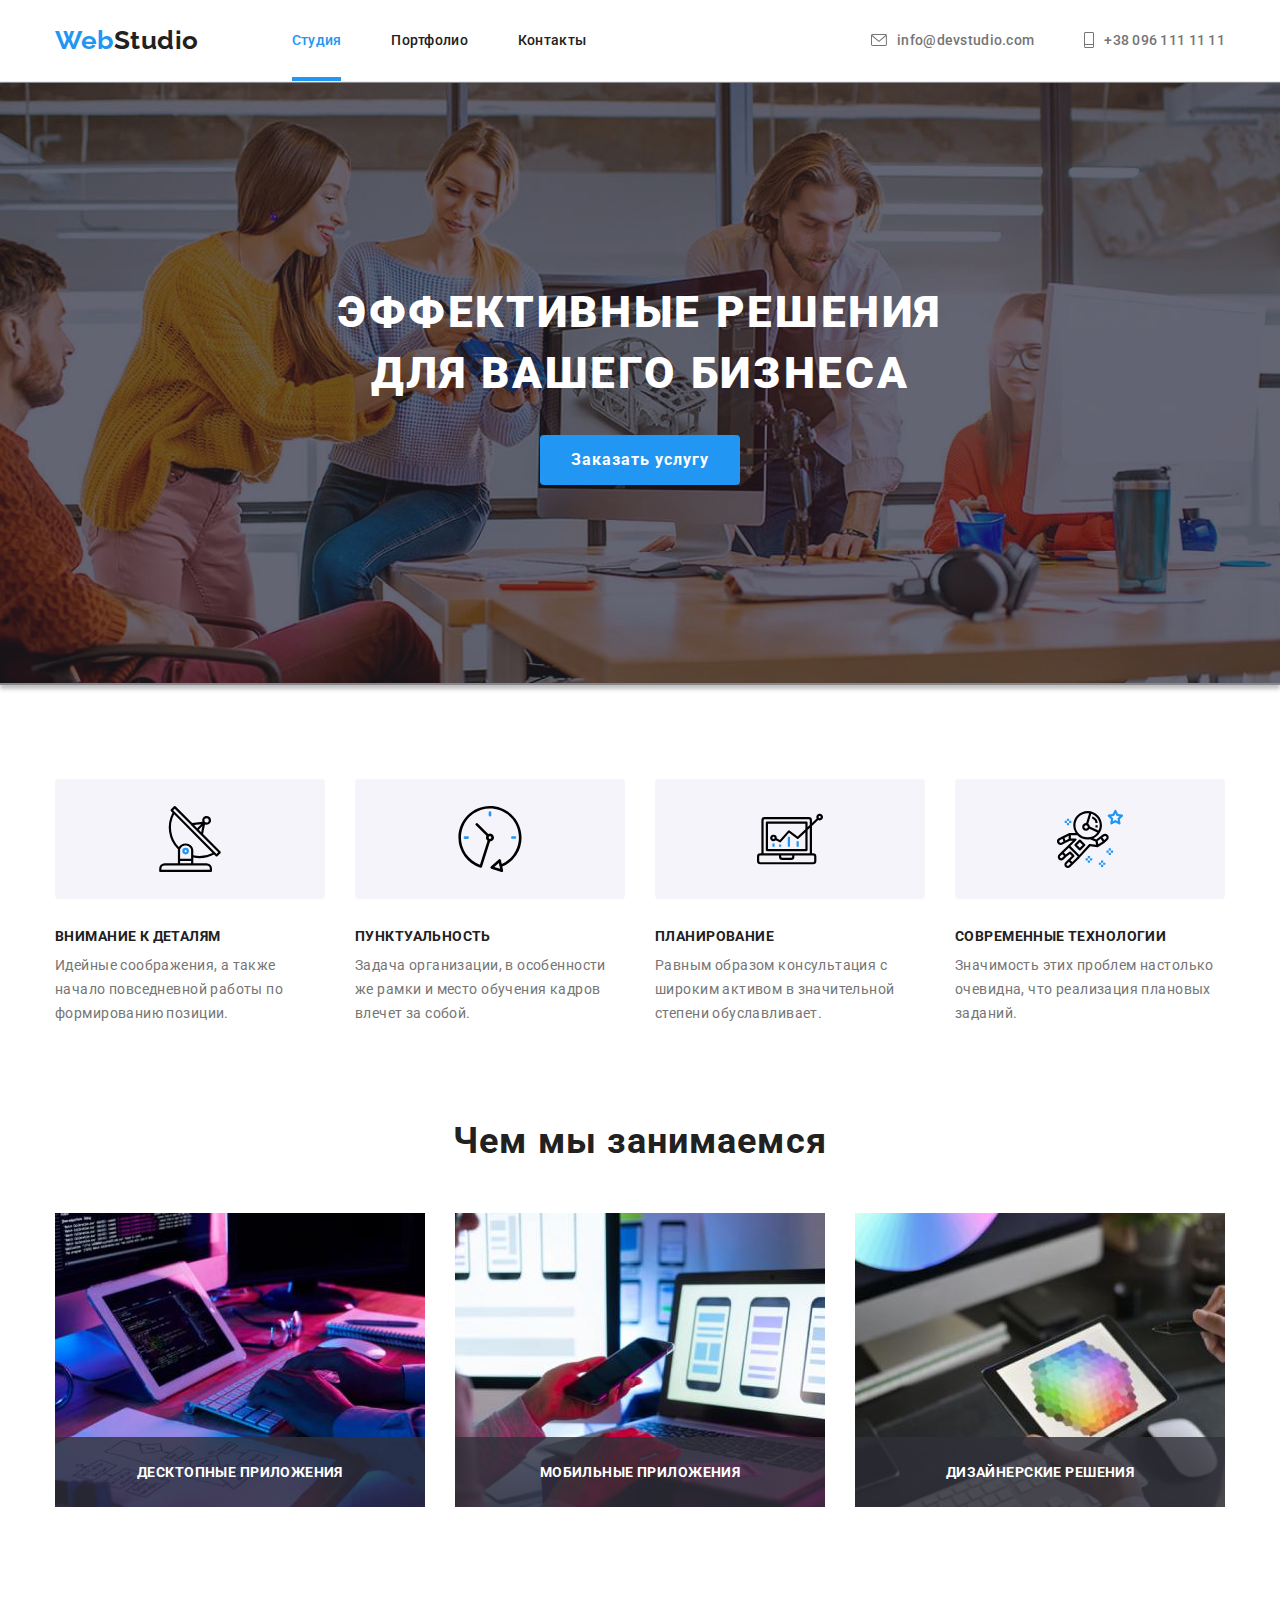
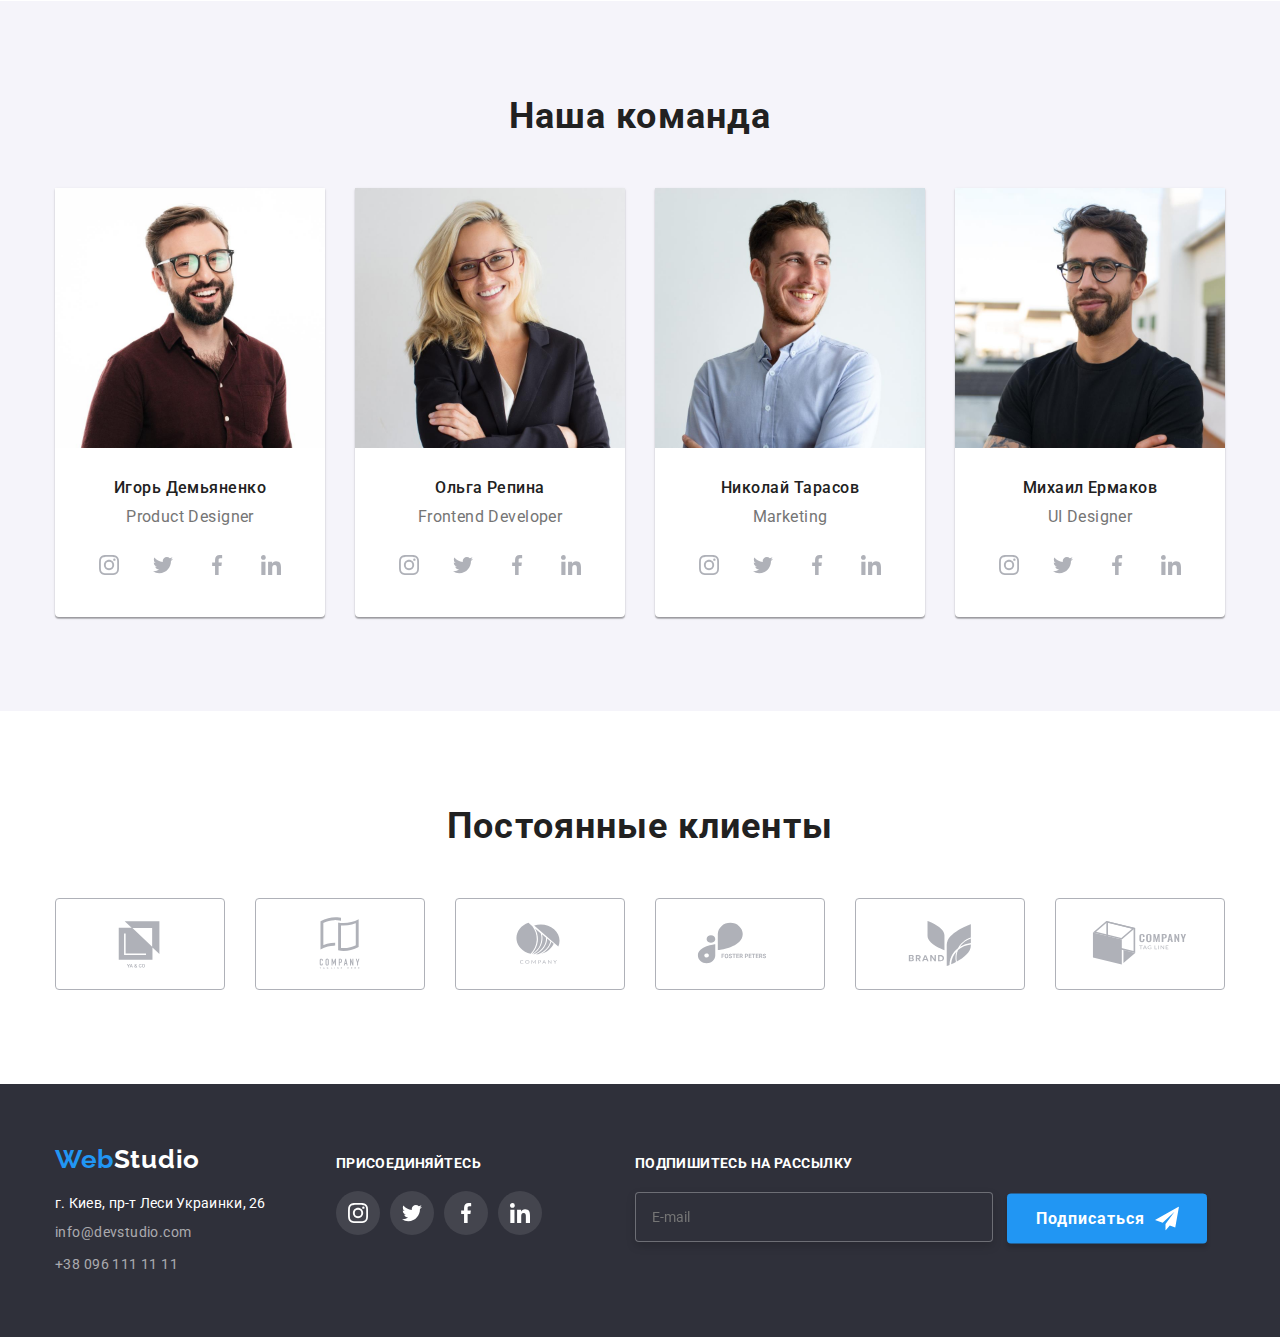
<file: index.html>
<!DOCTYPE html>
<html lang="ru">

<head>
    <meta charset="UTF-8" />
    <meta http-equiv="X-UA-Compatible" content="IE=edge" />
    <meta name="viewport" content="width=device-width, initial-scale=1.0" />
    <title>WebStudio</title>
    <link rel="stylesheet"
        href="https://cdnjs.cloudflare.com/ajax/libs/modern-normalize/1.1.0/modern-normalize.min.css" />
    <link
        href="https://fonts.googleapis.com/css2?family=Raleway:wght@700&family=Roboto:wght@400;500;700;900&display=swap"
        rel="stylesheet" />
    <link rel="stylesheet" href="./styles.css" />
</head>

<body>
    <!-- header -->
    <header class="header">
        <div class="container main-nav">
            <nav>
                <ul class="list header-nav">
                    <li class="item logo"><a class="logo" href="./index.html" aria-label="ссылка на студию"><span
                                class="logo-web">Web</span>Studio</a></li>
                    <li class="item">
                        <a class="list-link" href="./index.html"><s class="current">Студия</s></a>
                    </li>
                    <li class="item"><a class="list-link" href="./portfolio.html">Портфолио</a></li>
                    <li class="item"><a class="list-link" href="">Контакты</a></li>
                </ul>
            </nav>
            <ul class="list header-nav adress">
                <li class="item">

                    <a class="site-nav" href=" mailto:info@devstudio.com"><svg class="svg-site-nav" width="16px"
                            height="12px">
                            <use href="./icon.svg#icon-envelope"></use>
                        </svg>info@devstudio.com</a>
                </li>
                <li class="item">
                    <a class="site-nav" href="tel:+380961111111"><svg class="svg-site-nav" width="10px" height="16px">
                            <use href="./icon.svg#icon-Vector"></use>
                        </svg>+38 096 111 11 11</a>

                </li>
            </ul>
        </div>
    </header>
    <!-- main -->
    <main>
        <!-- section 1 -->
        <section class="hero">
            <div class="container">
                <h1 class="hero-title"> Эффективные решения для вашего бизнеса </h1>
                <button class="button-hero" type="button" data-modal-open>Заказать услугу</button>
                <div class="hero-backdrop is-hidden" data-modal>
                    <div class="hero-modal">
                        <button class="modal-close" data-modal-close>
                            <svg class="close-icon" width="20px" height="20px">
                                <use href="./icon.svg#icon-close"></use>
                            </svg>
                        </button>
                        <!-- form заказать услугу -->
                        <form class="form" name="contact-form" autocomplete="on">
                            <strong class="form-titel">Оставьте свои данные мы вам перезвоним</strong>
                            <div class="contact-input">
                                <label class="contact-form-label">
                                    <span class="form-name">
                                        <span class="input-titel">Имя</span>
                                        <input class="form-name-input" type="text" name="user-name" placeholder="" />
                                        <svg class="form-svg" width="12" height="12">
                                            <use href="./icon.svg#icon-name"></use>
                                        </svg>
                                    </span>
                                </label>
                                <label class="contact-form-label">
                                    <span class="form-tel">
                                        <span class="input-titel">Телефон</span>
                                        <input class="form-tel-input" type="tel" name="user-name" />
                                        <svg class="form-svg" width="13" height="13">
                                            <use href="./icon.svg#icon-fone-form"></use>
                                        </svg>
                                    </span>
                                </label>
                                <label class="contact-form-label">
                                    <span class="form-mail">
                                        <span class="input-titel">Почта</span>
                                        <input class="form-mail-input" type="email" name="user-name" />
                                        <svg class="form-svg" width="20" height="20">
                                            <use href="./icon.svg#icon-mail-form"></use>
                                        </svg>
                                    </span>
                                </label>
                                <label class="contact-form-label">
                                    <span class="form-textarea">
                                        <span class="input-titel-comment">Комментарий</span>
                                        <textarea class="contact-form-field" name="user-message" rows="15"
                                            placeholder="Введите текст" minlength="120"></textarea>
                                    </span>
                                </label>
                                <label class="form-checkbox-label">
                                    <span class="form-checkbox">
                                        <input class="visually-hidden form-checkbox-input" type="checkbox"
                                            name="user-agreement" />
                                        <span class="form-checkbox-custom-checkbox">
                                            <svg class="form-checkbox-icon" width="12" height="12">
                                                <use href="./icon.svg#icon-cheked"></use>
                                            </svg>
                                        </span>
                                        <span class="form-checkbox-agreement">Соглашаюсь с рассылкой и принимаю <a
                                                class="offer-option" href="">Условия
                                                договора</a>
                                        </span>
                                    </span>
                                </label>
                                <button class="btn-form" type="submit">Отправить</button>
                            </div>

                        </form>

                    </div>
                </div>
            </div>
        </section>
        <section class="peculiarities">
            <div class="container">
                <h2 hidden>Особености</h2>
                <ul class="list-p">
                    <li class="item">
                        <div class="item-svg">
                            <svg width="66px" height="70px">
                                <use href="./icon.svg#icon-antenna"></use>
                            </svg>
                        </div>
                        <h3 class="peculiarities-headlines">Внимание к деталям</h3>
                        <p class="section-peculiarities">
                            Идейные соображения, а также начало повседневной работы по формированию позиции.
                        </p>
                    </li>
                    <li class="item">
                        <div class="item-svg">
                            <svg width="66px" height="70px">
                                <use href="./icon.svg#icon-clock"></use>
                            </svg>
                        </div>
                        <h3 class="peculiarities-headlines">Пунктуальность</h3>
                        <p class="section-peculiarities">
                            Задача организации, в особенности же рамки и место обучения кадров влечет за собой.
                        </p>
                    </li>
                    <li class="item">
                        <div class="item-svg">
                            <svg width="66px" height="70px">
                                <use href="./icon.svg#icon-diagram"></use>
                            </svg>
                        </div>
                        <h3 class="peculiarities-headlines">Планирование</h3>
                        <p class="section-peculiarities">
                            Равным образом консультация с широким активом в значительной степени обуславливает.
                        </p>
                    </li>
                    <li class="item">
                        <div class="item-svg">
                            <svg width="66px" height="70px">
                                <use href="./icon.svg#icon-astronaut"></use>
                            </svg>
                        </div>
                        <h3 class="peculiarities-headlines">Современные технологии</h3>
                        <p class="section-peculiarities">
                            Значимость этих проблем настолько очевидна, что реализация плановых заданий.
                        </p>
                    </li>
                </ul>
            </div>
        </section>
        <!-- What are we doing -->
        <section class="doing">
            <div class="container">
                <h2 class="work-title">Чем мы занимаемся</h2>
                <ul class="list">
                    <li class="item" lang="ru">
                        <img src="./images/img-a.jpeg" alt="планшет и клавиатура" width="370" />
                        <div class="overlay">
                            <p class="item">Десктопные приложения</p>
                        </div>
                    </li>
                    <li class="item"><img src="./images/img-b.jpeg" alt="ноутбук и телефон" width="370" />
                        <div class="overlay">
                            <p class="item">Мобильные приложения</p>
                        </div>
                    </li>
                    <li class="item"><img src="./images/img-c.jpeg" alt="планшет с рисунком" width="370" />
                        <div class="overlay">
                            <p class="item">Дизайнерские решения</p>
                        </div>
                    </li>
                </ul>
            </div>
        </section>
        <!-- our team -->
        <section class="team">
            <div class="container">
                <h2 class="team-headlines">Наша команда</h2>
                <ul class="list">
                    <li class="team-card">
                        <div class="team-article">
                            <img src="./images/igor.jpeg" alt="Игорь Демьяненко" width="270" />
                            <h3 class="tc-head">Игорь Демьяненко</h3>
                            <p class="team-skill">Product Designer</p>
                            <ul class="social">
                                <li class="ts-link"><a class="social-link" href="" target="_blank"
                                        rel="noreferrer noopener" aria-label="instagram">
                                        <svg width="20px" height="20px">
                                            <use href="./icon.svg#icon-instagram"></use>
                                        </svg>
                                    </a>
                                </li>
                                <li class="ts-link"><a class="social-link" href="" target="_blank"
                                        rel="noreferrer noopener" aria-label="twitter">
                                        <svg width="20px" height="20px">
                                            <use href="./icon.svg#icon-twitter"></use>
                                        </svg>
                                    </a>
                                </li>
                                <li class="ts-link"><a class="social-link" href="" target="_blank"
                                        rel="noreferrer noopener" aria-label="facebook">
                                        <svg width="20px" height="20px">
                                            <use href="./icon.svg#icon-facebook"></use>
                                        </svg>
                                    </a>
                                </li>
                                <li class="ts-link"><a class="social-link" href="" target="_blank"
                                        rel="noreferrer noopener" aria-label="linkedin">
                                        <svg width="20px" height="20px">
                                            <use href="./icon.svg#icon-linkedin"></use>
                                        </svg>
                                    </a>
                                </li>
                            </ul>
                        </div>
                    </li>
                    <li class="team-card">
                        <div class="team-article">
                            <img src="./images/olga.jpeg" alt="Ольга Репина" width="270" />
                            <h3 class="tc-head">Ольга Репина</h3>
                            <p class="team-skill">Frontend Developer</p>
                            <ul class="social">
                                <li class="ts-link"><a class="social-link" href="" target="_blank"
                                        rel="noreferrer noopener" aria-label="instagram">
                                        <svg width="20px" height="20px">
                                            <use href="./icon.svg#icon-instagram"></use>
                                        </svg>
                                    </a>
                                </li>
                                <li class="ts-link"><a class="social-link" href="" target="_blank"
                                        rel="noreferrer noopener" aria-label="twitter">
                                        <svg width="20px" height="20px">
                                            <use href="./icon.svg#icon-twitter"></use>
                                        </svg>
                                    </a>
                                </li>
                                <li class="ts-link"><a class="social-link" href="" target="_blank"
                                        rel="noreferrer noopener" aria-label="facebook">
                                        <svg width="20px" height="20px">
                                            <use href="./icon.svg#icon-facebook"></use>
                                        </svg>
                                    </a>
                                </li>
                                <li class="ts-link"><a class="social-link" href="" target="_blank"
                                        rel="noreferrer noopener" aria-label="linkedin">
                                        <svg width="20px" height="20px">
                                            <use href="./icon.svg#icon-linkedin"></use>
                                        </svg>
                                    </a>
                                </li>
                            </ul>
                        </div>
                    </li>
                    <li class="team-card">
                        <div class="team-article">
                            <img src="./images/nikolay.jpeg" alt="Николай Тарасов" width="270" />
                            <h3 class="tc-head">Николай Тарасов</h3>
                            <p class="team-skill">Marketing</p>
                            <ul class="social">
                                <li class="ts-link"><a class="social-link" href="" target="_blank"
                                        rel="noreferrer noopener" aria-label="instagram">
                                        <svg width="20px" height="20px">
                                            <use href="./icon.svg#icon-instagram"></use>
                                        </svg>
                                    </a>
                                </li>
                                <li class="ts-link"><a class="social-link" href="" target="_blank"
                                        rel="noreferrer noopener" aria-label="twitter">
                                        <svg width="20px" height="20px">
                                            <use href="./icon.svg#icon-twitter"></use>
                                        </svg>
                                    </a>
                                </li>
                                <li class="ts-link"><a class="social-link" href="" target="_blank"
                                        rel="noreferrer noopener" aria-label="facebook">
                                        <svg width="20px" height="20px">
                                            <use href="./icon.svg#icon-facebook"></use>
                                        </svg>
                                    </a>
                                </li>
                                <li class="ts-link"><a class="social-link" href="" target="_blank"
                                        rel="noreferrer noopener" aria-label="linkedin">
                                        <svg width="20px" height="20px">
                                            <use href="./icon.svg#icon-linkedin"></use>
                                        </svg>
                                    </a>
                                </li>
                            </ul>
                        </div>
                    </li>
                    <li class="team-card">
                        <div class="team-article">
                            <img src="./images/mixail.jpeg" alt="Михаил Ермаков" width="270" />
                            <h3 class="tc-head">Михаил Ермаков</h3>
                            <p class="team-skill">UI Designer</p>
                            <ul class="social">
                                <li class="ts-link"><a class="social-link" href="" target="_blank"
                                        rel="noreferrer noopener" aria-label="instagram">
                                        <svg width="20px" height="20px">
                                            <use href="./icon.svg#icon-instagram"></use>
                                        </svg>
                                    </a>
                                </li>
                                <li class="ts-link"><a class="social-link" href="" target="_blank"
                                        rel="noreferrer noopener" aria-label="twitter">
                                        <svg width="20px" height="20px">
                                            <use href="./icon.svg#icon-twitter"></use>
                                        </svg>
                                    </a>
                                </li>
                                <li class="ts-link"><a class="social-link" href="" target="_blank"
                                        rel="noreferrer noopener" aria-label="facebook">
                                        <svg width="20px" height="20px">
                                            <use href="./icon.svg#icon-facebook"></use>
                                        </svg>
                                    </a>
                                </li>
                                <li class="ts-link"><a class="social-link" href="" target="_blank"
                                        rel="noreferrer noopener" aria-label="linkedin">
                                        <svg width="20px" height="20px">
                                            <use href="./icon.svg#icon-linkedin"></use>
                                        </svg>
                                    </a>
                                </li>
                            </ul>
                        </div>
                    </li>
                </ul>
            </div>
        </section>
        <section class="cliet">
            <div class="container">
                <h2 class="regular-customers-headlines">Постоянные клиенты</h2>
                <div class="regular-customer">
                    <ul class="regular-list">
                        <li class="regular-item"><a class="regular-link" href="" target="_blank"
                                rel="noreferrer noopener"><svg width="106px" height="60px">
                                    <use href="./icon.svg#icon-client-1"></use>
                                </svg></a></li>
                        <li class="regular-item"><a class="regular-link" href="" target="_blank"
                                rel="noreferrer noopener"><svg width="106px" height="60px">
                                    <use href="./icon.svg#icon-client-2"></use>
                                </svg></a></li>
                        <li class="regular-item"><a class="regular-link" href="" target="_blank"
                                rel="noreferrer noopener"><svg width="106px" height="60px">
                                    <use href="./icon.svg#icon-client-3"></use>
                                </svg></a></li>
                        <li class="regular-item"><a class="regular-link" href="" target="_blank"
                                rel="noreferrer noopener"><svg width="106px" height="60px">
                                    <use href="./icon.svg#icon-client-4"></use>
                                </svg></a></li>
                        <li class="regular-item"><a class="regular-link" href="" target="_blank"
                                rel="noreferrer noopener"><svg width="106px" height="60px">
                                    <use href="./icon.svg#icon-client-5"></use>
                                </svg></a></li>
                        <li class="regular-item"><a class="regular-link" href="" target="_blank"
                                rel="noreferrer noopener"><svg width="106px" height="60px">
                                    <use href="./icon.svg#icon-client-6"></use>
                                </svg></a></li>
                    </ul>
                </div>
            </div>
        </section>
    </main>
    <!-- footer -->
    <footer class="footer">
        <div class="container">
            <div class="logo-addres">
                <a class="footer-logo" href="./index.html" aria-label="ссылка на студию"><span
                        class="footer-logoweb">Web</span>Studio</a>
                <ul class="address">
                    <li class="list"><a class="footer-gmaps" href="https://goo.gl/maps/6azqXtSNCnMAoN6U6"
                            target="_blank" rel="noreferrer noopener">г. Киев, пр-т Леси Украинки, 26</a></li>
                    <li class="list"><a class="footer-nav" href="mailto:info@devstudio.com">info@devstudio.com</a></li>
                    <li class="list"><a class="footer-nav" href="tel:+380961111111">+38 096 111 11 11</a></li>
                </ul>
            </div>
            <div class="social-main">
                <strong class="social-main-headlines">присоединяйтесь</strong>
                <ul class="social-footer">
                    <li class="ts-link"><a class="social-link" href="" target="_blank" rel="noreferrer noopener"
                            aria-label="instagram">
                            <svg width="20px" height="20px">
                                <use href="./icon.svg#icon-instagram"></use>
                            </svg>
                        </a>
                    </li>
                    <li class="ts-link"><a class="social-link" href="" target="_blank" rel="noreferrer noopener"
                            aria-label="twitter">
                            <svg width="20px" height="20px">
                                <use href="./icon.svg#icon-twitter"></use>
                            </svg>
                        </a>
                    </li>
                    <li class="ts-link"><a class="social-link" href="" target="_blank" rel="noreferrer noopener"
                            aria-label="facebook">
                            <svg width="20px" height="20px">
                                <use href="./icon.svg#icon-facebook"></use>
                            </svg>
                        </a>
                    </li>
                    <li class="ts-link"><a class="social-link" href="" target="_blank" rel="noreferrer noopener"
                            aria-label="linkedin">
                            <svg width="20px" height="20px">
                                <use href="./icon.svg#icon-linkedin"></use>
                            </svg>
                        </a>
                    </li>
                </ul>
            </div>
            <form class="form-footer">
                <strong class="footer-form-title">Подпишитесь на рассылку</strong>
                <label class="footer-form-label">
                    <span class="form-mail-footer">
                        <span class="input-titel-footer">
                            <input class="form-mail-input-footer" type="email" name="user-name" placeholder="E-mail" />
                        </span>
                    </span>
                </label>
                <button class="btn-footer" type="submit"> <span class="btn-title">Подписаться</span> <svg
                        class="form-svg-footer" width="24" height="24">
                        <use href="./icon.svg#icon-mail-footer"></use>
                    </svg></button>
            </form>

        </div>
    </footer>
    <script src="./modal.js"></script>
</body>

</html>
</file>
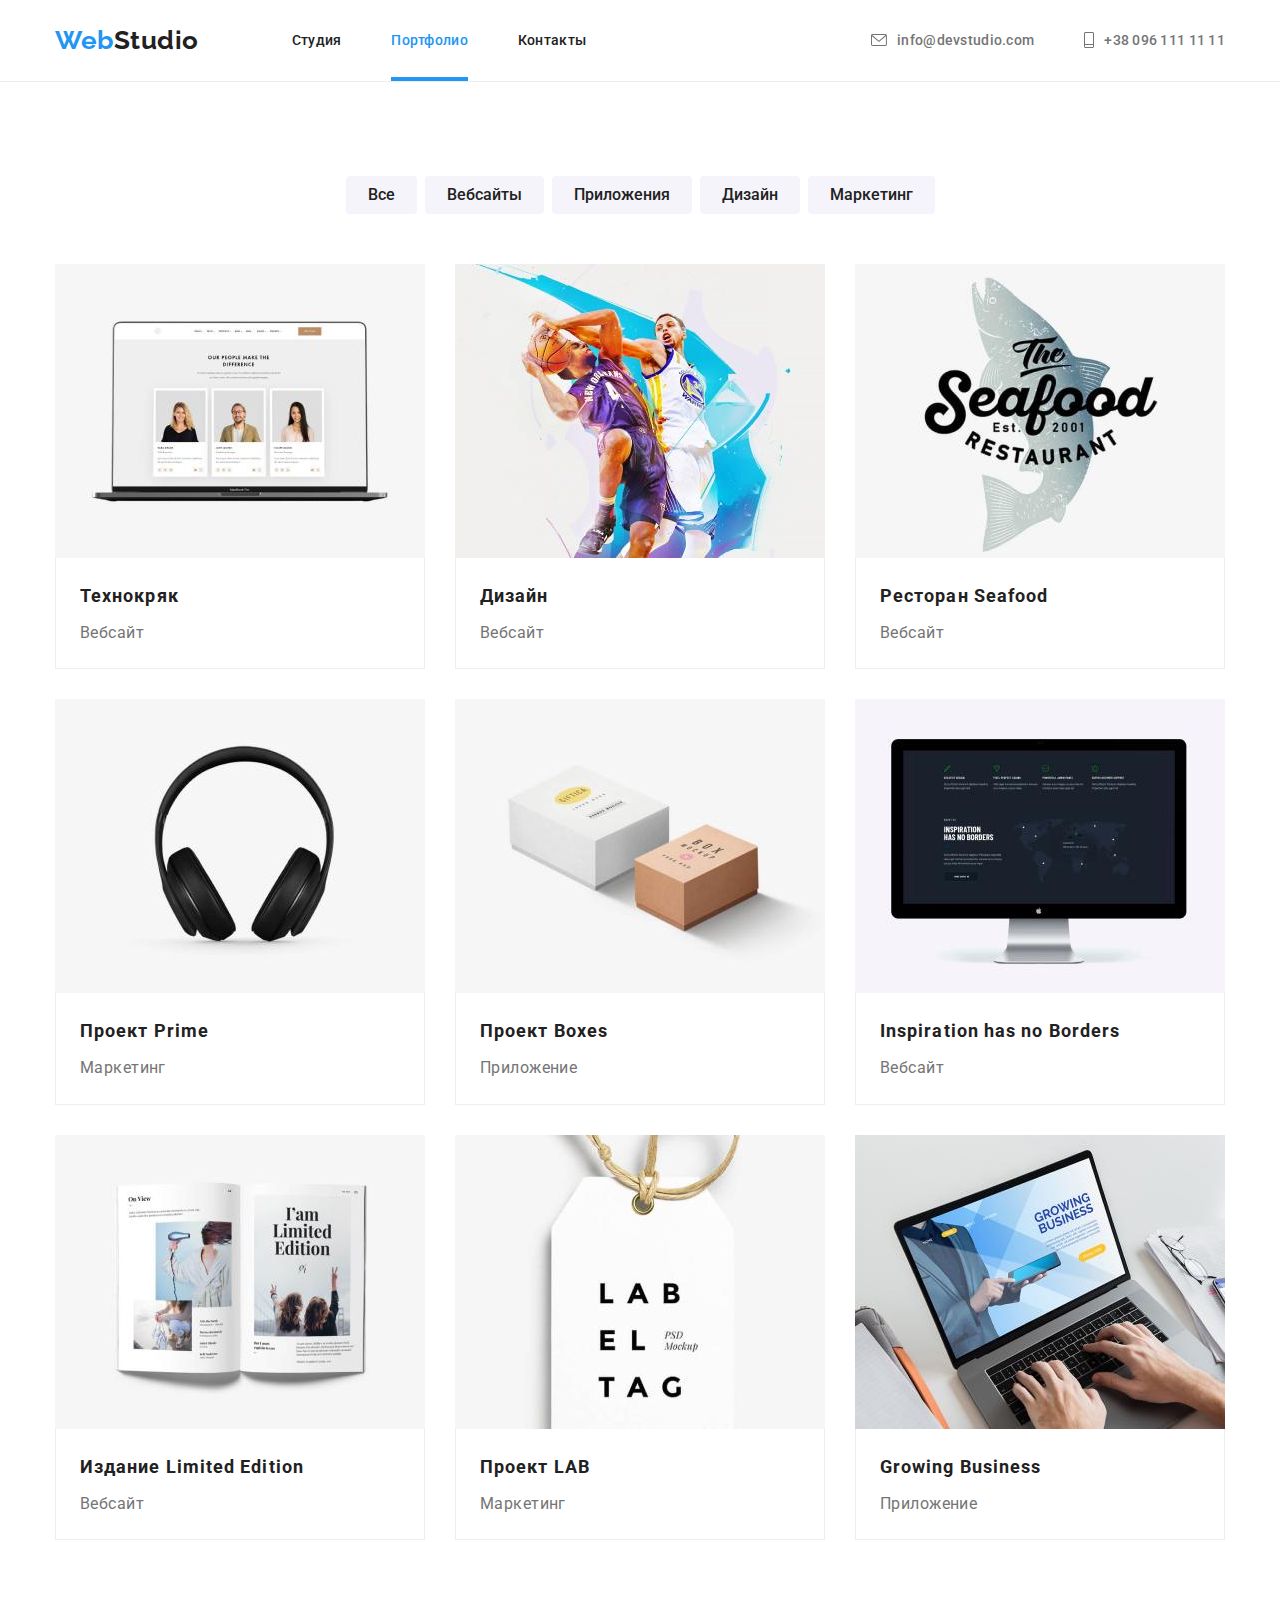
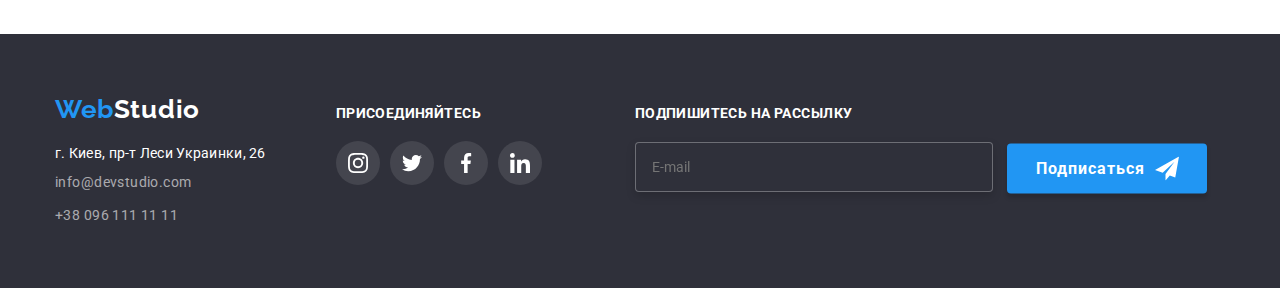
<file: portfolio.html>
<!DOCTYPE html>
<html lang="ru">

<head>
    <meta charset="UTF-8" />
    <meta http-equiv="X-UA-Compatible" content="IE=edge" />
    <meta name="viewport" content="width=device-width, initial-scale=1.0" />
    <title>Portfolio</title>
    <link
        href="https://fonts.googleapis.com/css2?family=Raleway:wght@700&family=Roboto:wght@400;500;700;900&display=swap"
        rel="stylesheet" />
    <link rel="stylesheet"
        href="https://cdnjs.cloudflare.com/ajax/libs/modern-normalize/1.1.0/modern-normalize.min.css" />
    <link rel="stylesheet" href="./styles.css" />
</head>

<body>
    <header class="header">
        <div class="container main-nav">
            <nav>
                <ul class="list header-nav">
                    <li class="item logo">
                        <a class="logo" href="./index.html" aria-label="ссылка на студию"><span
                                class="logo-web">Web</span>Studio</a>
                    </li>
                    <li class="item">
                        <a class="list-link" href="./index.html">Студия</a>
                    </li>
                    <li class="item">
                        <a class="list-link" href="./portfolio.html"><span class="current">Портфолио</span></a>
                    </li>
                    <li class="item"><a class="list-link" href="">Контакты</a></li>
                </ul>
            </nav>
            <ul class="list header-nav adress">
                <li class="item">

                    <a class="site-nav" href=" mailto:info@devstudio.com"><svg class="svg-site-nav" width="16px"
                            height="12px">
                            <use href="./icon.svg#icon-envelope"></use>
                        </svg>info@devstudio.com</a>
                </li>
                <li class="item">
                    <a class="site-nav" href="tel:+380961111111"><svg class="svg-site-nav" width="10px" height="16px">
                            <use href="./icon.svg#icon-Vector"></use>
                        </svg>+38 096 111 11 11</a>

                </li>
            </ul>
        </div>
    </header>
    <!-- main -->
    <main>
        <section>
            <div class="work container">
                <h1 hidden>Работы</h1>
                <!-- filter works -->
                <ul class="list">
                    <li class="item">
                        <button class="button" type="button">Все</button>
                    </li>
                    <li class="item">
                        <button class="button" type="button">Вебсайты</button>
                    </li>
                    <li class="item">
                        <button class="button" type="button">Приложения</button>
                    </li>
                    <li class="item">
                        <button class="button" type="button">Дизайн</button>
                    </li>
                    <li class="item">
                        <button class="button" type="button">Маркетинг</button>
                    </li>
                </ul>
                <ul class="list-card">
                    <li class="card-link">
                        <a href="">
                            <div class="card-overlay">
                                <img src="./images/images-portfolio/img.jpeg" alt="ноутбук" width="370" />
                                <div class="overlay-text">Ресурс предлагает комплексные предложения с разным уровнем
                                    функционала и сервисов. Все это позволит посетителю получить исчерпывающие
                                    сведения
                                    о компании или частном лице.
                                </div>
                            </div>
                            <div class="card-data">
                                <h2 class="card-name">Технокряк</h2>
                                <p class="card-text">Вебсайт</p>
                            </div>
                        </a>
                    </li>
                    <li class="card-link">
                        <a href="">
                            <div class="card-overlay"><img src="./images/images-portfolio/img2.jpeg" alt="баскетболисты"
                                    width="370" />
                                <div class="overlay-text">Ресурс предлагает комплексные предложения с разным уровнем
                                    функционала и сервисов. Все это позволит посетителю получить исчерпывающие сведения
                                    о компании или частном лице.
                                </div>
                            </div>
                            <div class="card-data">
                                <h2 class="card-name">Дизайн</h2>
                                <p class="card-text">Вебсайт</p>
                            </div>
                        </a>
                    </li>
                    <li class="card-link">
                        <a href="">
                            <div class="card-overlay"><img src="./images/images-portfolio/img3.jpeg"
                                    alt="лого ресторана" width="370" />
                                <div class="overlay-text">Ресурс предлагает комплексные предложения с разным уровнем
                                    функционала и сервисов. Все это позволит посетителю получить исчерпывающие сведения
                                    о компании или частном лице.
                                </div>
                            </div>
                            <div class="card-data">
                                <h2 class="card-name">Ресторан Seafood</h2>
                                <p class="card-text">Вебсайт</p>
                            </div>
                        </a>
                    </li>
                    <li class="card-link">
                        <a href="">
                            <div class="card-overlay"><img src="./images/images-portfolio/img4.jpeg" alt="наушники"
                                    width="370" />
                                <div class="overlay-text">Ресурс предлагает комплексные предложения с разным уровнем
                                    функционала и сервисов. Все это позволит посетителю получить исчерпывающие сведения
                                    о компании или частном лице.
                                </div>
                            </div>
                            <div class="card-data">
                                <h2 class="card-name">Проект Prime</h2>
                                <p class="card-text">Маркетинг</p>
                            </div>
                        </a>
                    </li>
                    <li class="card-link">
                        <a href="">
                            <div class="card-overlay"><img src="./images/images-portfolio/img5.jpeg" alt="коробки"
                                    width="370" />
                                <div class="overlay-text">Ресурс предлагает комплексные предложения с разным уровнем
                                    функционала и сервисов. Все это позволит посетителю получить исчерпывающие сведения
                                    о компании или частном лице.
                                </div>
                            </div>
                            <div class="card-data">
                                <h2 class="card-name">Проект Boxes</h2>
                                <p class="card-text">Приложение</p>
                            </div>
                        </a>
                    </li>
                    <li class="card-link">
                        <a href="">
                            <div class="card-overlay"><img src="./images/images-portfolio/img6.jpeg" alt="монитор"
                                    width="370" />
                                <div class="overlay-text">Ресурс предлагает комплексные предложения с разным уровнем
                                    функционала и сервисов. Все это позволит посетителю получить исчерпывающие сведения
                                    о компании или частном лице.
                                </div>
                            </div>
                            <div class="card-data">
                                <h2 class="card-name" lang="en">
                                    Inspiration has no Borders
                                </h2>
                                <p class="card-text">Вебсайт</p>
                            </div>
                        </a>
                    </li>
                    <li class="card-link">
                        <a href="">
                            <div class="card-overlay"><img src="./images/images-portfolio/img7.jpeg"
                                    alt="открытая книга" width="370" />
                                <div class="overlay-text">Ресурс предлагает комплексные предложения с разным уровнем
                                    функционала и сервисов. Все это позволит посетителю получить исчерпывающие сведения
                                    о компании или частном лице.
                                </div>
                            </div>
                            <div class="card-data">
                                <h2 class="card-name">Издание Limited Edition</h2>
                                <p class="card-text">Вебсайт</p>
                            </div>
                        </a>
                    </li>
                    <li class="card-link">
                        <a href="">
                            <div class="card-overlay"><img src="./images/images-portfolio/img8.jpeg" alt="бирка"
                                    width="370" />
                                <div class="overlay-text">Ресурс предлагает комплексные предложения с разным уровнем
                                    функционала и сервисов. Все это позволит посетителю получить исчерпывающие сведения
                                    о компании или частном лице.
                                </div>
                            </div>
                            <div class="card-data">
                                <h2 class="card-name">Проект LAB</h2>
                                <p class="card-text">Маркетинг</p>
                            </div>
                        </a>
                    </li>
                    <li class="card-link">
                        <a href="">
                            <div class="card-overlay"><img src="./images/images-portfolio/img9.jpeg" alt="ноутбук"
                                    width="370" />
                                <div class="overlay-text">Ресурс предлагает комплексные предложения с разным уровнем
                                    функционала и сервисов. Все это позволит посетителю получить исчерпывающие сведения
                                    о компании или частном лице.
                                </div>
                            </div>
                            <div class="card-data">
                                <h2 class="card-name" lang="en">Growing Business</h2>
                                <p class="card-text">Приложение</p>
                            </div>
                        </a>
                    </li>
                </ul>
            </div>
        </section>
    </main>
    <!-- footer -->
    <footer class="footer">
        <div class="container">
            <div class="logo-addres">
                <a class="footer-logo" href="./index.html" aria-label="ссылка на студию"><span
                        class="footer-logoweb">Web</span>Studio</a>
                <ul class="address">
                    <li class="list">
                        <a class="footer-gmaps" href="https://goo.gl/maps/6azqXtSNCnMAoN6U6" target="_blank"
                            rel="noreferrer noopener">г. Киев, пр-т Леси Украинки, 26</a>
                    </li>
                    <li class="list">
                        <a class="footer-nav" href="mailto:info@devstudio.com">info@devstudio.com</a>
                    </li>
                    <li class="list">
                        <a class="footer-nav" href="tel:+380961111111">+38 096 111 11 11</a>
                    </li>
                </ul>
            </div>
            <div class="social-main">
                <strong class="social-main-headlines">присоединяйтесь</strong>
                <ul class="social-footer">
                    <li class="ts-link">
                        <a class="social-link" href="" target="_blank" rel="noreferrer noopener" aria-label="instagram">
                            <svg width="20px" height="20px">
                                <use href="./icon.svg#icon-instagram"></use>
                            </svg>
                        </a>
                    </li>
                    <li class="ts-link">
                        <a class="social-link" href="" target="_blank" rel="noreferrer noopener" aria-label="twitter">
                            <svg width="20px" height="20px">
                                <use href="./icon.svg#icon-twitter"></use>
                            </svg>
                        </a>
                    </li>
                    <li class="ts-link">
                        <a class="social-link" href="" target="_blank" rel="noreferrer noopener" aria-label="facebook">
                            <svg width="20px" height="20px">
                                <use href="./icon.svg#icon-facebook"></use>
                            </svg>
                        </a>
                    </li>
                    <li class="ts-link">
                        <a class="social-link" href="" target="_blank" rel="noreferrer noopener" aria-label="linkedin">
                            <svg width="20px" height="20px">
                                <use href="./icon.svg#icon-linkedin"></use>
                            </svg>
                        </a>
                    </li>
                </ul>
            </div>
            <form class="form-footer">
                <strong class="footer-form-title">Подпишитесь на рассылку</strong>
                <label class="footer-form-label">
                    <span class="form-mail-footer">
                        <span class="input-titel-footer">
                            <input class="form-mail-input-footer" type="email" name="user-name" placeholder="E-mail" />
                        </span>
                    </span>
                </label>
                <button class="btn-footer" type="submit"> <span class="btn-title">Подписаться</span> <svg
                        class="form-svg-footer" width="24" height="24">
                        <use href="./icon.svg#icon-mail-footer"></use>
                    </svg></button>
            </form>
        </div>
    </footer>
</body>

</html>
</file>
<file: styles.css>
:root {
    /* bacround-color */
    --backroundcolor-main: #e5e5e5;
    --backroundcolor-secondari: #2f303a;
    --accent-color: #2196f3;
    --backgroundcolor-header: #ffffff;
    --background-color-btn: #f5f4fa;

    /* font-color */
    --fontcolor-main: #757575;
    --fontcolor-secondary: #212121;
    --fontcolor: #ffffff;
    --timing: 700ms cubic-bezier(0.4, 0, 0.2, 1)
}


body {
    background-color: var(--backgroundcolor-header);
    font-family: Roboto, san-serif;
    font-size: 14px;
    letter-spacing: 0.03em;
    color: var(--fontcolor-main);

}

/* reset styles */
h1,
h2,
h3,
p {
    margin: 0px;
    padding: 0px;
}

img {
    display: block;
}

a {
    text-decoration: none;
    margin: 0px;
    padding: 0px;
}

ul,
li {
    list-style: none;
    margin: 0px;
    padding: 0px;
}

/* div container styles */
.container {
    width: 1200px;
    margin-left: auto;
    margin-right: auto;
    padding-left: 15px;
    padding-right: 15px;
}

section {
    padding-top: 94px;
    padding-bottom: 94px;
}

/* header */
.header {
    background-color: var(--backgroundcolor-header);
    border-bottom: 1px solid #ECECEC;
}


/* logo style */
.logo {
    display: inline-block;
    font-family: Raleway;
    font-size: 26px;
    font-weight: 700;
    line-height: 1.2;
    letter-spacing: 0.02em;
    color: var(--fontcolor-secondary);
}

.logo-web {
    display: inline-block;
    color: var(--accent-color);
    font-family: Raleway;
    font-size: 26px;
    font-weight: 700;
    line-height: 1.2;
    letter-spacing: 0.02em;
}

.logo:hover,
.logo:focus .logo-web:hover,
.logo-web:focus {
    color: var(--accent-color);
    transition: color var(--timing);
}



/* header flex */
.container.main-nav {
    display: flex;
}

.header-nav {
    display: flex;
    align-items: center;
    justify-content: space-between;
}

.list.header-nav .item.logo {
    margin-right: 93px;
}

.header-nav .item:not(:last-child) {
    margin-right: 50px;
}


.list.header-nav.adress {
    margin-left: auto;
}

.list-link {
    position: relative;
    display: block;
    padding-bottom: 32px;
    padding-top: 32px;
    font-family: inherit;
    font-weight: 500;
    font-size: 14px;
    line-height: 1.2;
    letter-spacing: 0.02em;
    color: var(--fontcolor-secondary);

}

.current {
    color: var(--accent-color);
    text-decoration: none;

}

.current::after {
    content: '';
    position: absolute;
    bottom: 0%;
    display: block;
    width: 100%;
    height: 4px;
    background-color: var(--accent-color);
    transition: background-color var(--timing);

}

.list-link:hover,
.list-link:focus {
    color: var(--accent-color);
    transition: color var(--timing);
}

.site-nav {
    display: block;
    padding-bottom: 30px;
    padding-top: 30px;
    font-family: inherit;
    font-weight: 500;
    font-size: 14px;
    line-height: 1.2;
    letter-spacing: 0.02em;
    color: var(--fontcolor-main);
}

.svg-site-nav {
    fill: #757575;
    margin-right: 10px;
}


.site-nav {
    display: flex;
    align-items: center;

}

.site-nav:hover {
    color: var(--accent-color);
    transition: color var(--timing);
}

.site-nav:hover>.svg-site-nav {
    fill: var(--accent-color);
    transition: fill var(--timing);
}


/* section hero */



.hero {
    display: flex;
    position: relative;
    max-width: 1600px;
    margin-left: auto;
    margin-right: auto;
    padding-top: 200px;
    padding-bottom: 200px;
    background-image: url(./images/backround-foto.jpg);
    box-shadow: 0px 4px 4px rgba(0, 0, 0, 0.25);
    background-color: #C4C4C4;
    background-repeat: no-repeat;
    background-position: center;

}

.hero:before {
    display: inline-block;
    content: "";
    position: absolute;
    width: 100%;
    height: 100%;
    top: 0;
    left: 0;
    background-color: rgba(47, 48, 58, 0.4);
}

.hero .container {
    position: relative;
}



.hero-title {
    width: 696px;
    margin: 0 auto;
    font-weight: 900;
    font-size: 44px;
    line-height: 1.4;
    letter-spacing: 0.06em;
    text-align: center;
    vertical-align: top;
    text-transform: uppercase;
    color: var(--fontcolor);
}

.hero-backdrop.is-hidden {
    visibility: hidden;
    opacity: 0;
    pointer-events: none;
}

.hero-backdrop {
    position: fixed;
    top: 0;
    left: 0;
    width: 1600px;
    height: 1024px;
    background-color: rgba(0, 0, 0, 0.2);
    opacity: 1;
    transition: opacity var(--timing), visibility var(--timing);
    z-index: 2;
}

.hero-modal {
    position: absolute;
    top: 50%;
    left: 50%;
    transform: translate(-50%, -70%);
    width: 528px;
    height: 581px;
    padding: 40px;
    background-color: var(--backgroundcolor-header);
    border-radius: 4px;
    opacity: 1;
    transition: opacity var(--timing), visibility var(--timing);
    z-index: 3;
}

.modal-close {
    display: flex;
    align-items: center;
    justify-content: center;
    width: 30px;
    height: 30px;
    position: absolute;
    top: 8px;
    right: 8px;
    border-radius: 50%;
    background-color: transparent;
    border: 1px solid #0000001A;
    cursor: pointer;
}

.close-icon {
    width: 18px;
    height: 18px;
    fill: solid #000000;
    z-index: 5;
}

/* hover focus form */
.close-icon:hover {
    fill: #2196F3;
    transition: fill var(--timing);
}

.modal-close:focus .close-icon {
    fill: #2196F3;
    transition: fill var(--timing);
}


.form-name-input:focus+.form-svg {
    fill: var(--accent-color);
    transition: fill var(--timing);
}

.form-tel-input:focus+.form-svg {
    fill: var(--accent-color);
    transition: fill var(--timing);
}

.form-mail-input:focus+.form-svg {
    fill: var(--accent-color);
    transition: fill var(--timing);
}

/* hover */

.form-name-input:hover+.form-svg {
    fill: var(--accent-color);
    transition: fill var(--timing);
}

.form-tel-input:hover+.form-svg {
    fill: var(--accent-color);
    transition: fill var(--timing);
}

.form-mail-input:hover+.form-svg {
    fill: var(--accent-color);
    transition: fill var(--timing);
}

.contact-form-field:hover {
    border: 1px solid var(--accent-color);
}

.form-name-input:hover {
    border: 1px solid var(--accent-color);
}

.form-mail-input:hover {
    border: 1px solid var(--accent-color);
}

.form-tel-input:hover {
    border: 1px solid var(--accent-color);
}

.form {
    position: relative;
    display: flex;
    flex-direction: column;
}


.form-titel {
    margin-left: auto;
    margin-right: auto;
    font-family: Roboto;
    font-style: Bold;
    font-size: 20px;
    line-height: 1.172;
    letter-spacing: 0.03em;
    color: var(--fontcolor-secondary);
}

.input-titel {
    position: absolute;
    top: -28px;
    left: 0%;
    display: inline-block;
    font-family: 'Roboto';
    font-weight: 400;
    font-size: 12px;
    line-height: 1.16;
    letter-spacing: 0.01em;
    text-transform: capitalize;
    color: #757575;
}

.input-titel-comment {
    position: absolute;
    top: -20px;
    left: 0%;
    display: inline-block;
    font-family: 'Roboto';
    font-weight: 400;
    font-size: 12px;
    line-height: 1.16;
    letter-spacing: 0.01em;
    text-transform: capitalize;
    color: #757575;
}



.form-name {
    position: absolute;
    top: 65px;


}

.form-tel {
    position: absolute;
    top: 133px;
}

.form-mail {
    position: absolute;
    top: 201px;
}

.form-textarea {
    position: absolute;
    top: 255px;
}

.form-checkbox {
    position: absolute;
    top: 397px;
}

/* button form */
.btn-form {
    position: absolute;
    display: block;
    margin-left: 0%;
    margin-right: 0%;
    top: 451px;
    left: 124px;
    /* gap: 40px; */

    width: 200px;
    height: 50px;
    background: #2196F3;
    box-shadow: 0px 4px 4px rgba(0, 0, 0, 0.15);
    border: transparent;
    border-radius: 4px;
    font-family: 'Roboto';
    font-style: normal;
    font-weight: 700;
    font-size: 16px;
    line-height: 1.8;
    align-items: center;
    text-align: center;
    letter-spacing: 0.06em;
    color: var(--fontcolor);


}

/* input style */
.form-name-input,
.form-tel-input,
.form-mail-input {
    padding-left: 42px;
    width: 448px;
    height: 40px;
    border: 1px solid rgba(33, 33, 33, 0.2);
    border-radius: 4px;
}

.contact-form-field {
    width: 448px;
    height: 120px;
    padding-top: 12px;
    padding-left: 16px;
    resize: none;

    border: 1px solid rgba(33, 33, 33, 0.2);
    border-radius: 4px;
}

.contact-form-field,
.form-name-input,
.form-tel-input,
.form-mail-input {
    font-family: 'Roboto';
    font-style: normal;
    font-size: 14px;
    line-height: 16px;
    letter-spacing: 0.01em;
}

/* chekbox */
.form-checkbox {
    position: absolute;
    display: flex;
    justify-content: center;
    align-items: center;
    gap: 5px;
}

.form-checkbox-custom-checkbox {
    display: inline-flex;
    align-items: center;
    justify-content: center;
    width: 20px;
    height: 20px;
    outline: 2px solid #9da4bd;
    outline-offset: -2px;
    border-radius: 2px;

    transition: outline-color var(--timing), background-color var(--timing);
}

.form-checkbox-input:focus+.form-checkbox-custom-checkbox {
    background: #2196F3;

}

.form-checkbox-icon {
    fill: var(--backgroundcolor-header);
}



.form-checkbox-agreement {
    font-size: 14px;
    line-height: 1.7;
}

.form-checkbox-input {
    position: absolute;
    -webkit-appearance: none;
}

.offer-option {
    text-decoration: underline;
    color: #2196F3;
}

.contact-form-label,
.form-checkbox-label {
    position: absolute;
    left: 0;
    top: 50%;
    transform: translateY(-50%);

}

.form-name,
.form-tel,
.form-mail,
.form-checkbox {
    position: relative;
}

/* form svg position */

.form-svg {
    position: absolute;
    top: 50%;
    left: 15px;
    transform: translateY(-50%);
    fill: var(--fontcolor-secondary);
}



/* section-peculiarities */
.peculiarities .container .list-p {
    display: flex;
    margin: 0 auto;
}

.item-svg {
    width: 270px;
    height: 120px;
    margin-bottom: 30px;
    display: flex;
    align-items: center;
    justify-content: center;
    background-color: #F5F4FA;
    border-radius: 4px;

}



.peculiarities .container .list-p .item:not(:last-child) {
    margin-right: 30px;
}


.peculiarities-headlines {
    margin-bottom: 10px;
    font-size: 14px;
    font-weight: 700;
    text-transform: uppercase;
    line-height: 1.1;
    vertical-align: top;
    color: var(--fontcolor-secondary);
    letter-spacing: 0.03em;
    text-align: left;
    background-color: var(--backgroundcolor-header);
}

.section-peculiarities {
    color: var(--fontcolor-main);
    letter-spacing: 0.03em;
    line-height: 1.7;
    font-weight: 400;
    text-transform: none;
}

.peculiarities .list-p .item {
    width: 270px;
}

/* < !-- What are we doing --> */
section.doing {
    padding-top: 0;

}

section.doing .container .list {
    display: flex;
    margin-left: auto;
    margin-right: auto;
}



.doing .container .list .item:not(:last-child) {
    margin-right: 30px;

}

.doing .container .list .item {
    position: relative;
    z-index: 0;
}

.overlay {
    display: flex;
    justify-content: center;
    align-items: center;
    bottom: 0%;
    left: 0%;
    position: absolute;
    width: 370px;
    height: 70px;
    background-color: rgba(47, 48, 58, 0.8);
    z-index: 1;
}

.overlay .item {

    text-align: center;
    font-weight: 700;

    text-transform: uppercase;

    color: var(--fontcolor);
    z-index: 1;

}


.work-title {
    margin-bottom: 50px;
    font-weight: 700;
    font-size: 36px;
    line-height: 1.2;
    letter-spacing: 0.03em;
    text-align: center;
    color: var(--fontcolor-secondary);
}




/* team */
section.team .container .list {
    display: flex;
    margin-left: auto;
    margin-right: auto;
}

section.team .container .list .team-card:not(:last-child) {
    margin-right: 30px;
}

.team {
    background-color: #F5F4FA
}

.team-headlines {
    margin-bottom: 50px;
    font-style: 700;
    font-size: 36px;
    line-height: 1.2;
    letter-spacing: 0.03em;
    text-align: center;
    color: var(--fontcolor-secondary);
}

.team-card {
    background-color: var(--backgroundcolor-header);
}

.team-card .team-article .tc-head {
    margin-top: 30px;
    margin-bottom: 10px;
    font-size: 16px;
    font-weight: 500;
    letter-spacing: 0.03em;
    line-height: 1.2;
    text-align: center;
    color: var(--fontcolor-secondary);
}

.team-skill {
    color: var(--fontcolor-main);
    font-size: 16px;
    line-height: 1.2;
    text-align: center;
}

.team-card {

    box-shadow: 0px 1px 3px rgba(0, 0, 0, 0.12), 0px 1px 1px rgba(0, 0, 0, 0.14), 0px 2px 1px rgba(0, 0, 0, 0.2);
    border-radius: 0px 0px 4px 4px;

}

.team .container .list .social {
    display: flex;
    justify-content: center;
    margin-top: 16px;
    margin-bottom: 30px;

}

.team-article .social .ts-link {
    display: flex;
    width: 44px;
    height: 44px;
    align-items: center;
    justify-content: center;
    border-radius: 50%;

}

.team-article .social .ts-link .social-link:hover,
.team-article .social .ts-link .social-link:focus {
    background-color: var(--accent-color);
    transition: background-color var(--timing);
    border-radius: 50%;

}

.social-link {
    display: flex;
    width: 100%;
    height: 100%;
    justify-content: center;
    align-items: center;
    fill: #AFB1B8;
}

.social-link:hover {
    fill: var(--fontcolor);
    transition: fill var(--timing);
}

.social-link:focus {
    fill: var(--fontcolor);
    transition: fill var(--timing);
}

.social .ts-link:not(:last-child) {
    margin-right: 10px;
}

/* regular-customer */

.regular-customer .regular-list {
    display: flex;
    margin: 0 auto;
    justify-content: center;
}


.regular-customer .regular-list .regular-item {
    display: flex;
    align-items: center;
    justify-content: center;
    width: 170px;
    height: 92px;
    fill: #AFB1B8;
    border: 1px solid #AFB1B8;
    border-radius: 4px;

}

.regular-customer .regular-list .regular-item:focus {
    border: 1px solid var(--accent-color);
    transition: border var(--timing);
}

.regular-customer .regular-list .regular-item:hover {
    border: 1px solid var(--accent-color);
    transition: border var(--timing);
}

.regular-list .regular-item:not(:last-child) {
    margin-right: 30px;
}

.regular-link {
    display: flex;
    width: 100%;
    height: 100%;
    justify-content: center;
    align-items: center;
    fill: #AFB1B8;
}

.regular-link:focus,
.regular-link:hover {
    fill: var(--accent-color);
    transition: fill var(--timing);
}

.regular-customers-headlines {
    margin-bottom: 50px;
    font-style: 700;
    font-size: 36px;
    line-height: 1.2;
    letter-spacing: 0.03em;
    text-align: center;
    color: var(--fontcolor-secondary);
}


/* Portfolio card  */

.work.container .list-card,
.list {
    display: flex;
    flex-wrap: wrap;

}

.card-link {
    display: flex;
    background-color: var(--backgroundcolor-header);
    width: 370px;
    margin-bottom: 30px;
    margin-right: 30px;
}

.card-link:hover,
.card-link:focus {
    box-shadow: 0px 1px 1px rgba(0, 0, 0, 0.12), 0px 4px 4px rgba(0, 0, 0, 0.06), 1px 4px 6px rgba(0, 0, 0, 0.16);
    transition: box-shadow var(--timing);
}

.card-link:nth-child(3n) {
    margin-right: 0px;
}

.card-link:nth-last-child(-n + 3) {
    margin-bottom: 0px;
}

.card-overlay {
    position: relative;
    overflow: hidden;
}

.card-link:hover .card-overlay:before,
.card-link:focus .card-overlay:before {
    display: block;
    content: "";
    position: absolute;
    opacity: 1;
    width: 370px;
    height: 294px;
    top: 0;
    left: 0;
    transform: translateY(0);
    transition: transform var(--timing);
    background-color: rgba(33, 150, 243, 0.9);
}

.card-overlay:before {
    display: block;
    content: "";
    position: absolute;
    opacity: 0;
    width: 370px;
    height: 294px;
    top: 0;
    left: 0;
    transform: translateY(100%);
    background-color: rgba(33, 150, 243, 0.9);
}

.overlay-text {
    display: block;
    content: "";
    position: absolute;
    width: 100%;
    height: 100%;
    top: 0;
    left: 0;
    opacity: 0;
    padding-top: 63px;
    padding-bottom: 63px;
    padding-right: 24px;
    padding-left: 24px;
    font-size: 18px;
    line-height: 1.55;
    color: var(--fontcolor);
    transform: translateY(100%);
    z-index: 1;

}

.card-link:hover .overlay-text,
.card-link:focus .overlay-text {
    display: block;
    content: "";
    position: absolute;
    width: 100%;
    height: 100%;
    top: 0;
    left: 0;
    opacity: 1;
    padding-top: 63px;
    padding-bottom: 63px;
    padding-right: 24px;
    padding-left: 24px;
    font-size: 18px;
    line-height: 1.55;
    color: var(--fontcolor);
    transform: translateY(0);
    transition: transform var(--timing);
    z-index: 1;
}

.card-data {
    padding-top: 20px;
    padding-left: 24px;
    padding-bottom: 20px;
    border-left: 1px solid #EEEEEE;
    border-right: 1px solid #EEEEEE;
    border-bottom: 1px solid #EEEEEE;
    z-index: 2;
}

.card-name {
    margin-bottom: 4px;
    font-family: inherit;
    font-weight: 700;
    font-size: 18px;
    line-height: 2;
    color: var(--fontcolor-secondary);
    letter-spacing: 0.06em;
    z-index: 2;
}

.card-text {
    font-family: inherit;
    font-size: 16px;
    line-height: 1.9;
    color: var(--fontcolor-main);
    z-index: 2;
}

/* buttons */
.work.container .list {
    margin-left: auto;
    margin-right: auto;
    justify-content: center;
}

.work.container .list {
    margin-bottom: 50px;
}

.work.container .list .item:not(:last-child) {
    margin-right: 8px;
}


section .button {
    line-height: 26px;
    display: block;
    font-family: inherit;
    font-size: 16px;
    font-weight: 500;
    color: var(--fontcolor-secondary);
    background-color: var(--background-color-btn);
    border: none;
    border-radius: 4px;
    padding: 6px 22px;
}

.button:hover,
.button:focus {
    background-color: var(--accent-color);
    color: var(--fontcolor);
    box-shadow: 0px 3px 1px rgba(0, 0, 0, 0.1), 0px 1px 2px rgba(0, 0, 0, 0.08), 0px 2px 2px rgba(0, 0, 0, 0.12);
    transition: background-color var(--timing);
}

.button-hero {
    display: block;
    margin-left: auto;
    margin-right: auto;
    margin-top: 30px;
    height: 50px;
    width: 200px;
    border: 0px;
    border-radius: 4px;
    font-family: inherit;
    font-size: 16px;
    font-weight: 700;
    line-height: 1.9;
    letter-spacing: 0.06em;
    color: var(--fontcolor);
    background-color: #2196f3;
    border: none;
}

.button-hero:hover,
.button-hero:focus {
    background-color: var(--background-color-btn);
    color: var(--fontcolor-secondary);
    box-shadow: 0px 4px 4px rgba(0, 0, 0, 0.15);
    border-radius: 4px;
    transition: background-color var(--timing);
}

/* footer */
.footer {
    display: block;
    padding-top: 60px;
    padding-bottom: 60px;
    background-color: var(--backroundcolor-secondari);
}

.footer .container .address .list {
    padding-right: 0px;
}

.address {
    margin-top: 20px;
}

.footer .container .address .list:not(:last-child) {
    margin-bottom: 9px;

}

.footer-logo {
    font-family: Raleway;
    font-size: 26px;
    font-weight: 700;
    line-height: 1.2;
    letter-spacing: 0.03em;
    text-decoration: none;
    color: #ffffff;
}

.footer-logoweb {
    color: var(--accent-color);
    color: var(--accent-color);
    font-family: Raleway;
    font-size: 26px;
    font-weight: 700;
    line-height: 1.2;
    letter-spacing: 0.02em;
}

.footer-logoweb:hover,
.footer-logoweb:focus {
    color: var(--accent-color);
    transition: color var(--timing);
}

.footer-logo:hover,
.footer-logo:focus {
    color: var(--accent-color);
    transition: color var(--timing);
}

.footer-nav {
    font-family: Roboto;
    line-height: 1.7;
    letter-spacing: 0.03em;
    color: rgba(255, 255, 255, 0.6);
    font-style: normal;
}

.footer-gmaps {
    font-family: inherit;
    line-height: 1.2;
    letter-spacing: 0.02em;
    color: var(--fontcolor);
    list-style: none;
    font-style: normal;
}

.footer-nav:hover,
.footer-nav:focus {
    color: var(--accent-color);
    transition: color var(--timing);
}

.footer-gmaps:hover,
.footer-gmaps:focus {
    color: var(--accent-color);
    transition: color var(--timing);
}

.footer .container {
    display: flex;
    align-items: baseline;
}

.social-main {
    margin-left: 70px;
    align-items: baseline;
}

.social-main .social-footer {
    display: flex;
    margin-top: 20px;

}

.social-main .social-footer .ts-link {
    display: flex;
    width: 44px;
    height: 44px;
    align-items: center;
    border-radius: 50%;
    background-color: rgba(255, 255, 255, 0.1);

}

.social-footer .ts-link .social-link {
    fill: var(--backgroundcolor-header);
}

.social-main .social-footer .ts-link .social-link:hover,
.social-main .social-footer .ts-link .social-link:focus {
    background-color: var(--accent-color);
    border-radius: 50%;
    transition: background-color var(--timing);

}

.social-footer .ts-link:not(:last-child) {
    margin-right: 10px;
}

.social-main-headlines {
    font-family: 'Roboto';
    font-style: normal;
    font-weight: 700;
    font-size: 14px;
    line-height: 1.1;
    letter-spacing: 0.03em;
    text-transform: uppercase;
    text-align: end;
    color: #FFFFFF;
}

.form-footer {
    display: flex;
    flex-direction: column;
    margin-left: 93px;
    position: relative;

}

.form-mail-input-footer {
    padding-left: 16px;
    width: 358px;
    height: 50px;
    border: 1px solid rgba(255, 255, 255, 0.3);
    filter: drop-shadow(0px 4px 4px rgba(0, 0, 0, 0.15));
    border-radius: 4px;
    background: #2F303A;
    color: rgba(255, 255, 255, 0.6);
}

.form-mail-input-footer:hover {
    background: #2F303A;
    border: 1px solid rgba(33, 150, 243, 0);
    transition: border var(--timing);
}

.form-mail-input-footer:focus {
    background: #2F303A;
    border: 1px solid rgba(33, 150, 243, 0);
    transition: border var(--timing);
}

.btn-footer {
    position: absolute;
    display: flex;
    align-items: center;
    text-align: center;
    padding-left: 29px;
    top: 20px;
    right: -60%;
    transform: translateY(35%);
    width: 200px;
    height: 50px;
    background: #2196F3;
    border: none;
    box-shadow: 0px 4px 4px rgba(0, 0, 0, 0.15);
    border-radius: 4px;
}

.footer-form-title {
    margin-bottom: 20px;
    font-weight: 700;
    font-size: 14px;
    line-height: 1.14;
    letter-spacing: 0.03em;
    text-transform: uppercase;
    color: var(--fontcolor);
}

.form-svg-footer {
    margin-left: 10px;
    fill: var(--backgroundcolor-header);
}

.btn-title {
    font-style: normal;
    font-weight: 700;
    font-size: 16px;
    line-height: 1.9;
    letter-spacing: 0.06em;
    color: #FFFFFF;

}
</file>
